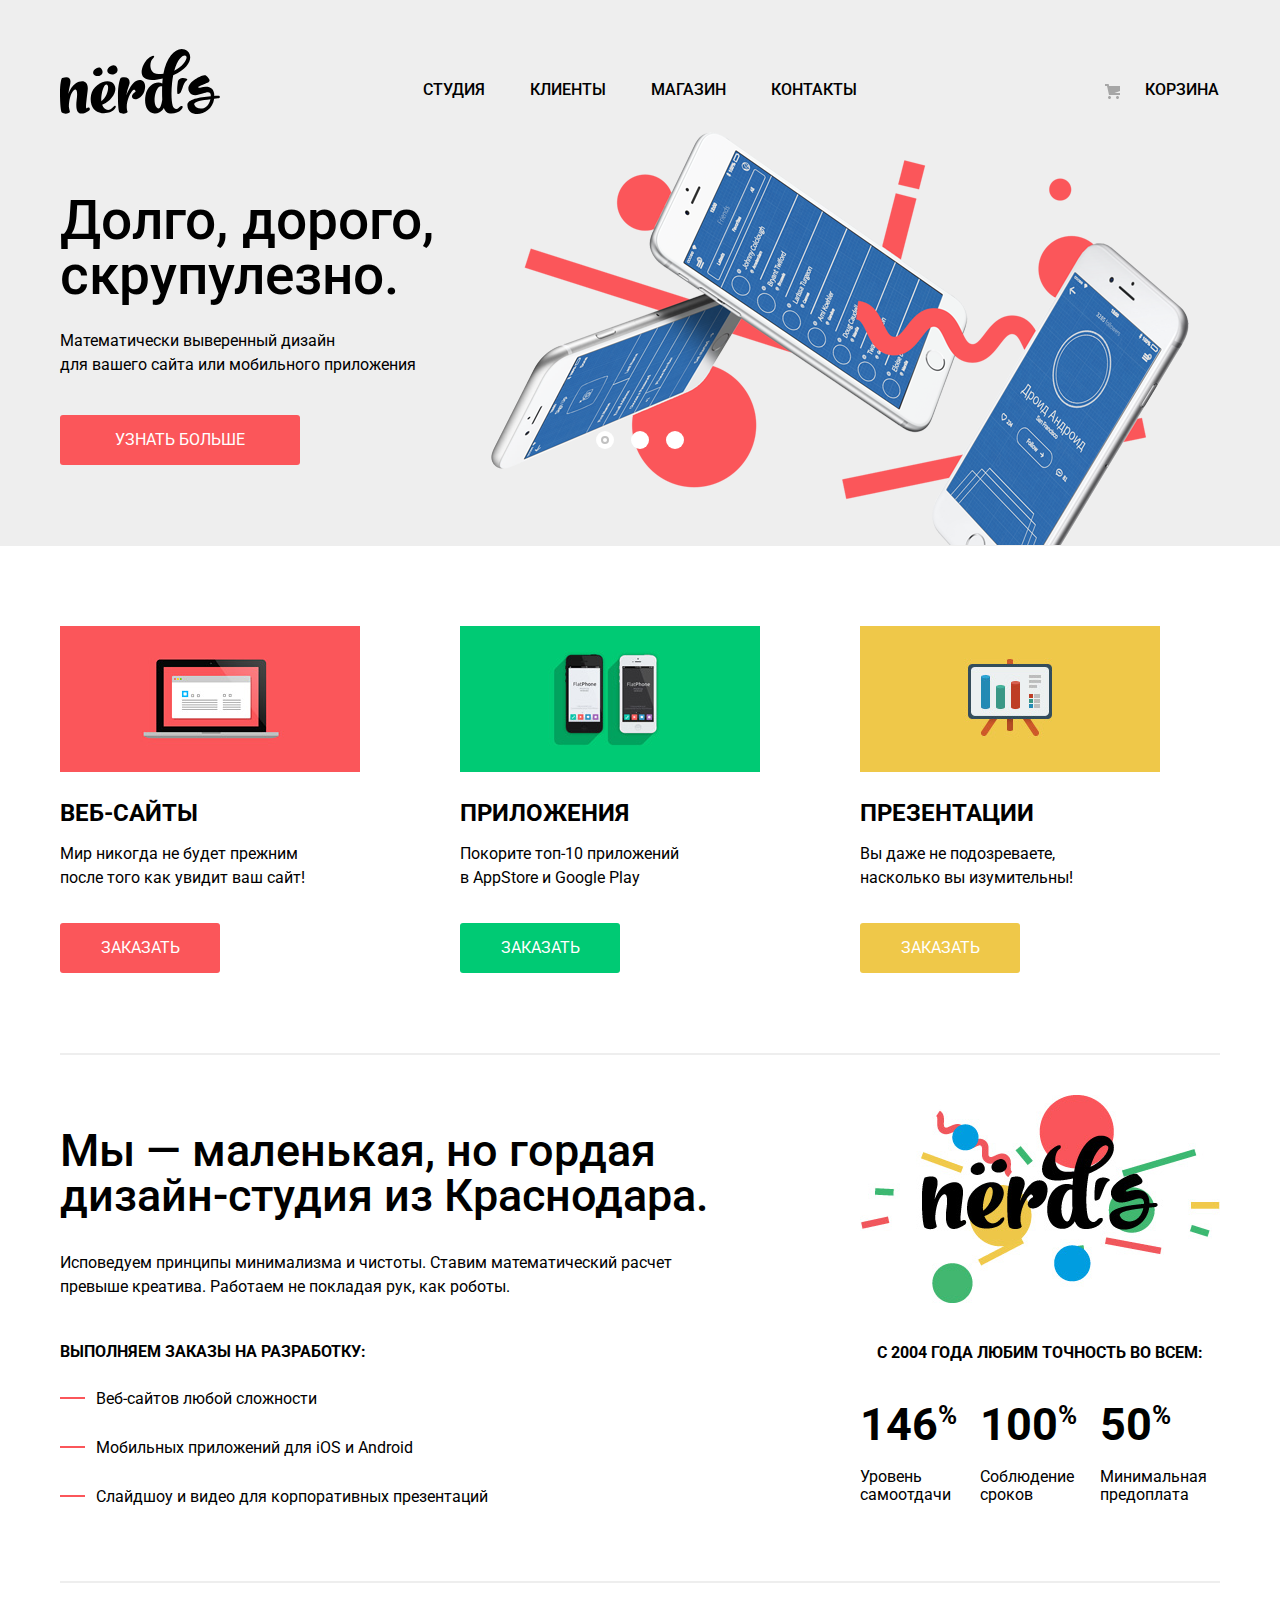
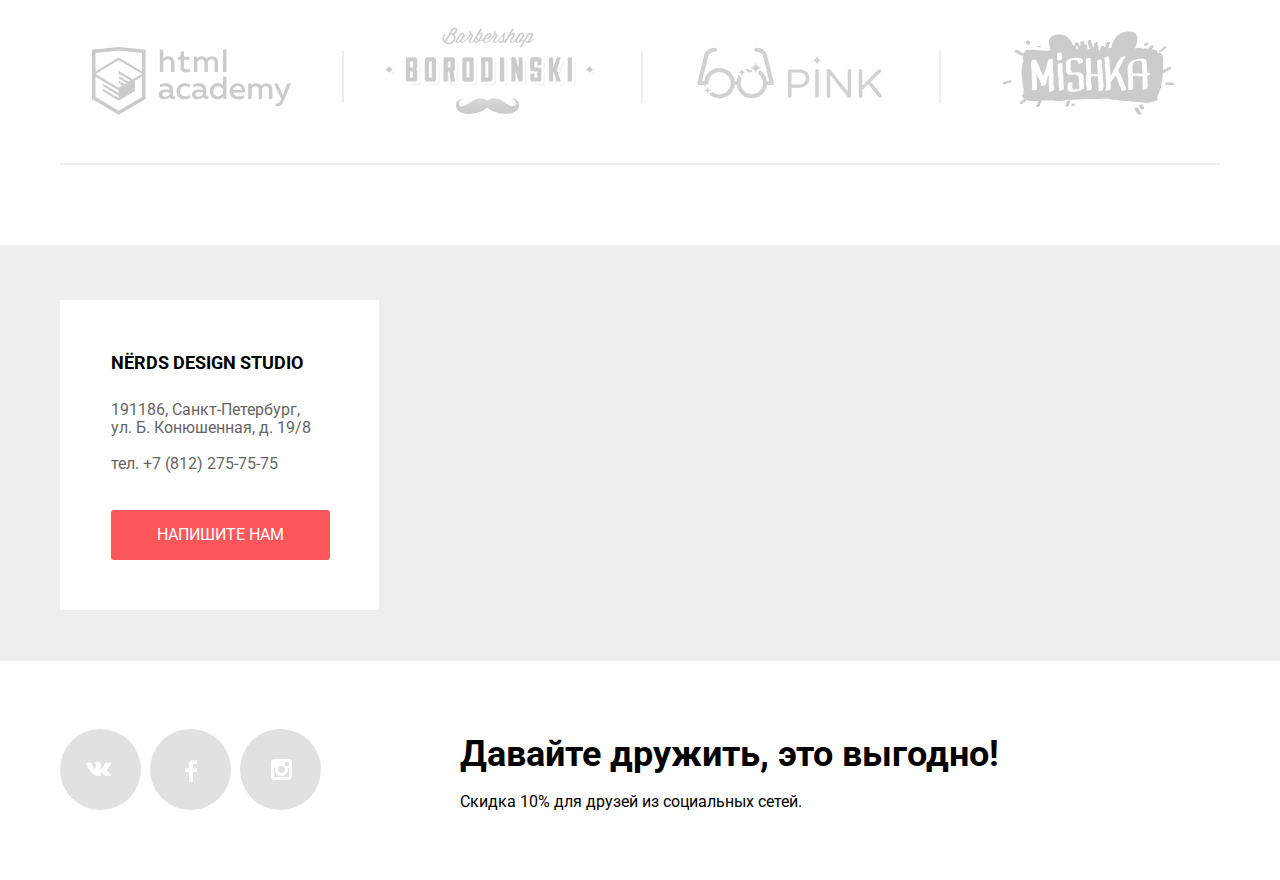
<file: index.html>
<!DOCTYPE html>
<html class="page" lang="ru">

<head class="page">
  <meta charset="utf-8">
  <title>HTML Academy: Нёрдс</title>
  <link href="https://fonts.googleapis.com/css2?family=Roboto:wght@400;500;700&display=swap" rel="stylesheet">
  <link rel="stylesheet" href="css/normalize.min.css">
  <link rel="stylesheet" href="css/style.min.css">
</head>

<body class="page-body">
  <header class="main-header top-block">
    <nav class="main-nav">
      <a class="main-header-logo">
        <svg width="160" height="66" viewBox="0 0 160 66" fill="none" xmlns="http://www.w3.org/2000/svg">
          <path fill-rule="evenodd" clip-rule="evenodd" d="M48.031 24.783C51.682 28.757 59.647 25.158 57.062 19.861C55.336 16.305 52.75 17.13 50.904 18.041C47.208 19.82 46.509 23.088 48.031 24.783ZM42.105 22.002C44.481 26.868 37.168 30.173 33.813 26.523C32.415 24.968 33.058 21.963 36.449 20.33C38.146 19.494 40.522 18.734 42.105 22.002ZM157.936 50.374C156.715 50.5332 155.442 50.6425 154.221 50.7474L154.179 50.751V50.807C151.764 68.171 127.991 71.038 127.4 57.406C127.131 51.239 138.993 49.456 150.798 48.318C151.007 42.9112 147.233 44.1234 142.648 45.5959C137.829 47.1437 132.115 48.979 129.19 43.717C124.171 34.692 143.822 25.779 145.918 27.615C152.271 33.1766 149.4 34.2063 144.727 35.8824L144.539 35.95C135.049 39.36 138.748 40.057 140.028 39.676C147.597 37.423 154.394 38.636 154.34 47.993C154.955 47.9419 155.557 47.9025 156.154 47.8634L156.154 47.8634C156.807 47.8207 157.452 47.7784 158.097 47.722C160.403 47.507 160.564 50.157 157.936 50.374ZM150.422 51.13C141.298 52.158 133.409 53.566 134.269 56.485C135.985 62.058 147.846 63.303 150.422 51.13ZM117.79 34.23C116.975 39.88 116.996 45.881 117.678 45.918C118.012 45.937 119.982 45.572 120.617 44.411C121.226 43.2934 121.794 41.7543 122.388 40.141L122.388 40.1409L122.388 40.1409L122.388 40.1408L122.388 40.1407L122.388 40.1406L122.388 40.1405C123.586 36.8907 124.895 33.3397 126.883 32.324C129.725 30.873 118.795 27.279 117.79 34.23ZM28.883 62.666C20.964 68.004 14.664 66.825 16.671 51.818C18.121 40.914 15.723 40.297 13.549 42.376C10.704 45.073 8.921 52.099 8.865 58.788C9.12323 60.3951 9.45828 61.9889 9.869 63.564C10.203 65.194 4.962 66.879 1.895 64.575C0.837 63.79 0 55.865 0 45.131C0 36.307 1.171 30.236 2.23 29.956C10.259 27.765 11.542 31.304 9.813 37.937C9.12537 40.5343 8.65871 43.1851 8.418 45.861C10.091 41.197 12.489 37.376 15.221 35.688C22.637 31.024 28.826 33.215 27.655 42.489C25.648 59.069 25.481 61.316 27.265 60.024C29.496 58.45 30.945 61.262 28.883 62.666ZM41.766 65.142C47.176 65.761 52.807 64.074 54.982 60.59C56.821 57.667 55.316 56.655 53.197 59.015C48.737 64.131 44.109 61.826 42.158 56.655L42.66 56.487C52.082 52.721 57.992 42.493 54.257 36.704C49.126 28.723 33.069 35.86 31.061 47.045C29.221 57.386 34.016 64.299 41.766 65.142ZM41.377 53.172C47.232 49.013 49.183 39.852 47.566 37.267C45.838 34.57 42.492 38.784 41.321 49.013C41.21 50.474 41.21 51.878 41.377 53.172ZM77.125 51.051C79.188 50.376 81.494 48.499 83.091 45.992C83.538 45.289 83.914 44.657 84.43 43.012C84.3675 43.2111 84.3915 43.1204 84.4509 42.8953C84.5588 42.4863 84.7839 41.6335 84.82 41.271C84.82 41.215 84.876 40.932 84.932 40.822C86.157 33.965 81.921 30.086 76.065 33.009C72.776 34.638 68.706 40.822 66.253 47.51C66.866 43.912 67.925 40.484 69.096 37.111C71.103 31.154 67.368 28.119 60.956 29.862C59.896 30.143 57.945 37.955 57.945 46.779C57.945 57.513 58.503 63.695 59.562 64.483C62.628 66.843 68.092 65.101 67.535 63.527C67.3189 62.9291 67.1554 62.3284 66.9926 61.7303L66.977 61.673C66.977 61.504 66.977 61.335 66.922 61.167C65.861 54.196 69.933 44.532 73.278 41.946C74.17 41.215 75.396 41.721 75.564 43.632C72.832 44.981 71.94 47.342 71.94 48.353C71.94 51.107 74.727 51.781 77.125 51.051Z" fill="black"/>
          <path fill-rule="evenodd" clip-rule="evenodd" d="M113.207 27.161C112.726 29.6539 112.354 32.1666 112.092 34.692C111.033 44.752 111.48 53.688 112.705 57.678C113.431 59.815 116.162 62.624 118.783 59.701C121.626 56.498 124.75 58.352 120.957 62.117C118.617 64.422 114.268 65.995 109.918 65.545C106.795 65.152 104.9 63.13 103.784 60.04C103.34 60.938 102.837 61.725 102.224 62.342C100.105 64.535 97.539 65.772 94.25 65.434C87.613 64.704 83.712 57.511 85.551 47.281C87.503 36.49 96.87 32.556 102.279 35.424C102.391 34.075 102.502 32.725 102.614 31.32C102.642 31.1795 102.655 31.039 102.669 30.8985C102.683 30.758 102.697 30.6175 102.724 30.477C101.079 30.8387 99.424 31.1575 97.762 31.433C73.787 35.423 82.04 15.864 87.894 10.75C94.53 5.017 95.254 8.895 93.191 10.188C89.511 12.548 87.894 26.093 98.432 26.093C100.161 26.093 101.778 25.981 103.394 25.812C106.685 7.49 116.665 -1.391 124.75 1.532C133.726 4.792 132.779 19.067 113.207 27.161ZM102.279 51.554C102.055 48.012 102.055 44.022 102.112 39.918C102.112 39.6576 102.127 39.3974 102.141 39.1449C102.155 38.9068 102.168 38.6754 102.168 38.457C98.822 36.939 95.533 42.11 94.695 49.249C93.749 57.622 97.483 62.062 99.603 60.04C101.22 58.409 102.056 53.237 102.279 51.554ZM126.365 8.389C124.581 5.747 118.058 8.951 114.267 22.721C123.802 18.167 127.593 10.299 126.365 8.389Z" fill="black"/>
          </svg>
      </a>
      <ul class="site-nav">
        <li class="site-nav-link"><a href="">Студия</a></li>
        <li class="site-nav-link"><a href="">Клиенты</a></li>
        <li class="site-nav-link"><a href="catalog.html">Магазин</a></li>
        <li class="site-nav-link"><a href="">Контакты</a></li>
      </ul>
      <a class="site-nav-link basket" href="">Корзина</a>
    </nav>
  </header>
  <main class="container">
    <h1 class="visually-hidden">Интернет магазин «Nerds»</h1>
    <section class="features">
      <h2 class="visually-hidden">Преимущества</h2>
      <ul class="features-slider top-block">
        <li class="feature-item first-slide current-slide">
          <h3 class="feature-title">
            Долго, дорого,<br>
            скрупулезно.
          </h3>
          <p class="feature-subtitle">
            Математически выверенный дизайн<br>
            для вашего сайта или мобильного приложения
          </p>
          <a class="feature-button btn--red" href="">Узнать больше</a>
        </li>
        <li class="feature-item second-slide">
          <h3 class="feature-title">
            Любим математику<br>
            как никто другой
          </h3>
          <p class="feature-subtitle">
            Никакого креатива, только математические формулы<br>
            для расчета идеальных пропорций
          </p>
          <a class="feature-button btn--red" href="">Узнать больше</a>
        </li>
        <li class="feature-item third-slide">
          <h3 class="feature-title">
            Только ночь,<br>
            только хардкор
          </h3>
          <p class="feature-subtitle">
            Работать днем, как все? Мы против этого.<br>
            Ближе к полуночи работа только начинается
          </p>
          <a class="feature-button btn--red" href="">Узнать больше</a>
        </li>
      </ul>
      <div class="slider-controls">
        <button class="first-btn feature-item--current" type="button" aria-label="Первый слайд"></button>
        <button class="second-btn" type="button" aria-label="Второй слайд"></button>
        <button class="third-btn" type="button" aria-label="Третий слайд"></button>
      </div>
    </section>
    <section class="offer">
      <h2 class="visually-hidden">Предложения услуг</h2>
      <ul class="offer-list">
        <li class="offer-item">
          <img src="img/offer-web-site.png" width="300" height="146" alt="Веб-сайт">
          <h3 class="offer-title">Веб-сайты</h3>
          <p class="offer-subtitle">
            Мир никогда не будет прежним<br>
            после того как увидит ваш сайт!
          </p>
          <a class="offer-button btn--red" href="">Заказать</a>
        </li>
        <li>
          <img src="img/offer-apps.png" width="300" height="146" alt="Приложение на iOS и Android">
          <h3 class="offer-title">Приложения</h3>
          <p class="offer-subtitle">
            Покорите топ-10 приложений<br>
            в AppStore и Google Play
          </p>
          <a class="offer-button btn--green" href="">Заказать</a>
        </li>
        <li>
          <img src="img/offer-presentation.png" width="300" height="146" alt="Веб-сайт">
          <h3 class="offer-title">Презентации</h3>
          <p class="offer-subtitle">
            Вы даже не подозреваете,<br>
            насколько вы изумительны!
          </p>
          <a class="offer-button btn--yellow" href="">Заказать</a>
        </li>
      </ul>
    </section>
    <section class="about">
      <h2 class="visually-hidden">О нас</h2>
      <div class="about-all-wrapper">
        <div class="about-wrapper">
          <p class="about-slogan">
            Мы &mdash; маленькая, но гордая<br>
            дизайн-студия из Краснодара.
          </p>
          <p class="about-text">
            Исповедуем принципы минимализма и чистоты. Ставим математический расчет<br>
            превыше креатива. Работаем не покладая рук, как роботы.
          </p>
          <p class="about-offer">Выполняем заказы на разработку:</p>
          <ul class="about-offer-list">
            <li class="about-offer-item">Веб-сайтов любой сложности</li>
            <li class="about-offer-item">Мобильных приложений для iOS и Android</li>
            <li class="about-offer-item">Слайдшоу и видео для корпоративных презентаций</li>
          </ul>
        </div>
        <div class="why-we-wrapper"><img src="img/about-offer-nerds-logo.png" width="360" height="208"
            alt="Логотип Нердс">
          <p class="why-we">С 2004 года любим точность во всем:</p>
          <ul class="why-we-list">
            <li>
              <span class="about-percents">146<sup class="percents">%</sup></span>
              <p class="about-percents-explanation">
                Уровень<br>
                самоотдачи
              </p>
            </li>
            <li>
              <span class="about-percents">100<sup class="percents">%</sup></span>
              <p class="about-percents-explanation">
                Соблюдение<br>
                сроков
              </p>
            </li>
            <li>
              <span class="about-percents">50<sup class="percents">%</sup></span>
              <p class="about-percents-explanation">
                Минимальная<br>
                предоплата
              </p>
            </li>
          </ul>
        </div>
      </div>

    </section>
    <section class="company">
      <h2 class="visually-hidden">Компании</h2>
      <ul class="company-list">
        <li class="company-item">
          <a class="company-logo" href="https://htmlacademy.ru/intensive/htmlcss">
            <img class="img-logo html-logo" src="img/logo-html-academy.svg" width="199" height="67" alt="Логотип HTML Academy">
          </a>
        </li>
        <li class="company-item">
          <a class="company-logo" href="">
            <img class="img-logo barbershop-logo" src="img/logo-borodinsky.svg" width="209" height="90"
              alt="Логотип Barbershop Borodinsky">
          </a>
        </li>
        <li class="company-item">
          <a class="company-logo" href="">
            <img class="img-logo pink-logo" src="img/logo-pink.svg" width="185" height="52" alt="Логотип Pink">
          </a>
        </li>
        <li class="company-item">
          <a class="company-logo" href="">
            <img class="img-logo mishka-logo" src="img/logo-mishka.svg" width="173" height="84" alt="Логотип Mishka">
          </a>
        </li>
      </ul>
    </section>
  </main>
  <footer class="main-footer">
    <h2 class="visually-hidden">Контактная информация</h2>
    <div class="contacts">
      <h3 class="name-nerds">Nёrds design studio</h3>
      <address class="address-nerds">
        191186, Санкт-Петербург,<br>
        ул. Б. Конюшенная, д. 19/8
      </address>
      <a class="phone-number" href="tel:+78122757575">тел. +7 (812) 275-75-75</a>
      <a class="button-contacts btn--red" href="form.html">Напишите нам</a>
    </div>
    <div class="maps">
      <iframe class="map"
        src="https://www.google.com/maps/embed?pb=!1m18!1m12!1m3!1d499.65202987874744!2d30.32330650958949!3d59.93864459953058!2m3!1f0!2f0!3f0!3m2!1i1024!2i768!4f13.1!3m3!1m2!1s0x4696310fca145cc1%3A0x42b32648d8238007!2z0JHQvtC70YzRiNCw0Y8g0JrQvtC90Y7RiNC10L3QvdCw0Y8g0YPQuy4sIDE5LzgsINCh0LDQvdC60YIt0J_QtdGC0LXRgNCx0YPRgNCzLCAxOTExODY!5e0!3m2!1sru!2sru!4v1602443873777!5m2!1sru!2sru"
        width="600" height="416" allowfullscreen="" aria-hidden="false" tabindex="0"></iframe>
      <img class="map-img" src="img/map.jpg" width="1440" height="416" alt="Карта">
    </div>
    <section class="social">
      <h3 class="social-slogan">Давайте дружить, это выгодно!</h3>
      <ul class="social-list">
        <li class="social-item">
          <a class="social-button" href="#">
            <img class="vk-logo" src="img/vk-icon.svg" width="26" height="15" alt="Логотип ВК">
          </a>
        </li>
        <li class="social-item">
          <a class="social-button" href="#">
            <img class="fb-logo" src="img/fb-icon.svg" width="12" height="22" alt="Логотип FB">
          </a>
        </li>
        <li class="social-item">
          <a class="social-button" href="#">
            <img class="inst-logo" src="img/insta-icon.svg" width="21" height="21" alt="Логотип Instagram">
          </a>
        </li>
      </ul>
      <p class="promo-text">Скидка 10% для друзей из социальных сетей.</p>
    </section>
  </footer>

  <section class="popup">
    <h2 class="popup-title">Напишите нам</h2>
    <form class="write-us-form" method="get" action="https://echo.htmlacademy.ru">
      <p class="enter-name-title sub-title-popup">
        <label class="input-date" for="your-name">Ваше имя:</label>
        <input class="enter-name enter" type="text" name="name" id="your-name" pattern="^[А-Яа-яЁё\s]+$" placeholder="Имя Фамилия">
      </p>
      <p class="enter-emal-title sub-title-popup">
        <label class="input-date" for="your-email">Ваш email:</label>
        <input class="enter-email enter" type="email" name="email" id="your-email" placeholder="email@example.com">
      </p>
      <p class="enter-text-title sub-title-popup">
        <label class="input-date" for="letter-text">Текст письма:</label>
        <textarea class="text-area write-letter" name="letter" id="letter-text" placeholder="В свободной форме"></textarea>
      </p>
      <button class="button-send-form btn--red">Отправить</button>
    </form>
    <button class="close-popup" type="button" aria-label="Закрыть окно"></button>
  </section>

  <script src="js/popup.min.js"></script>
</body>

</html>
</file>
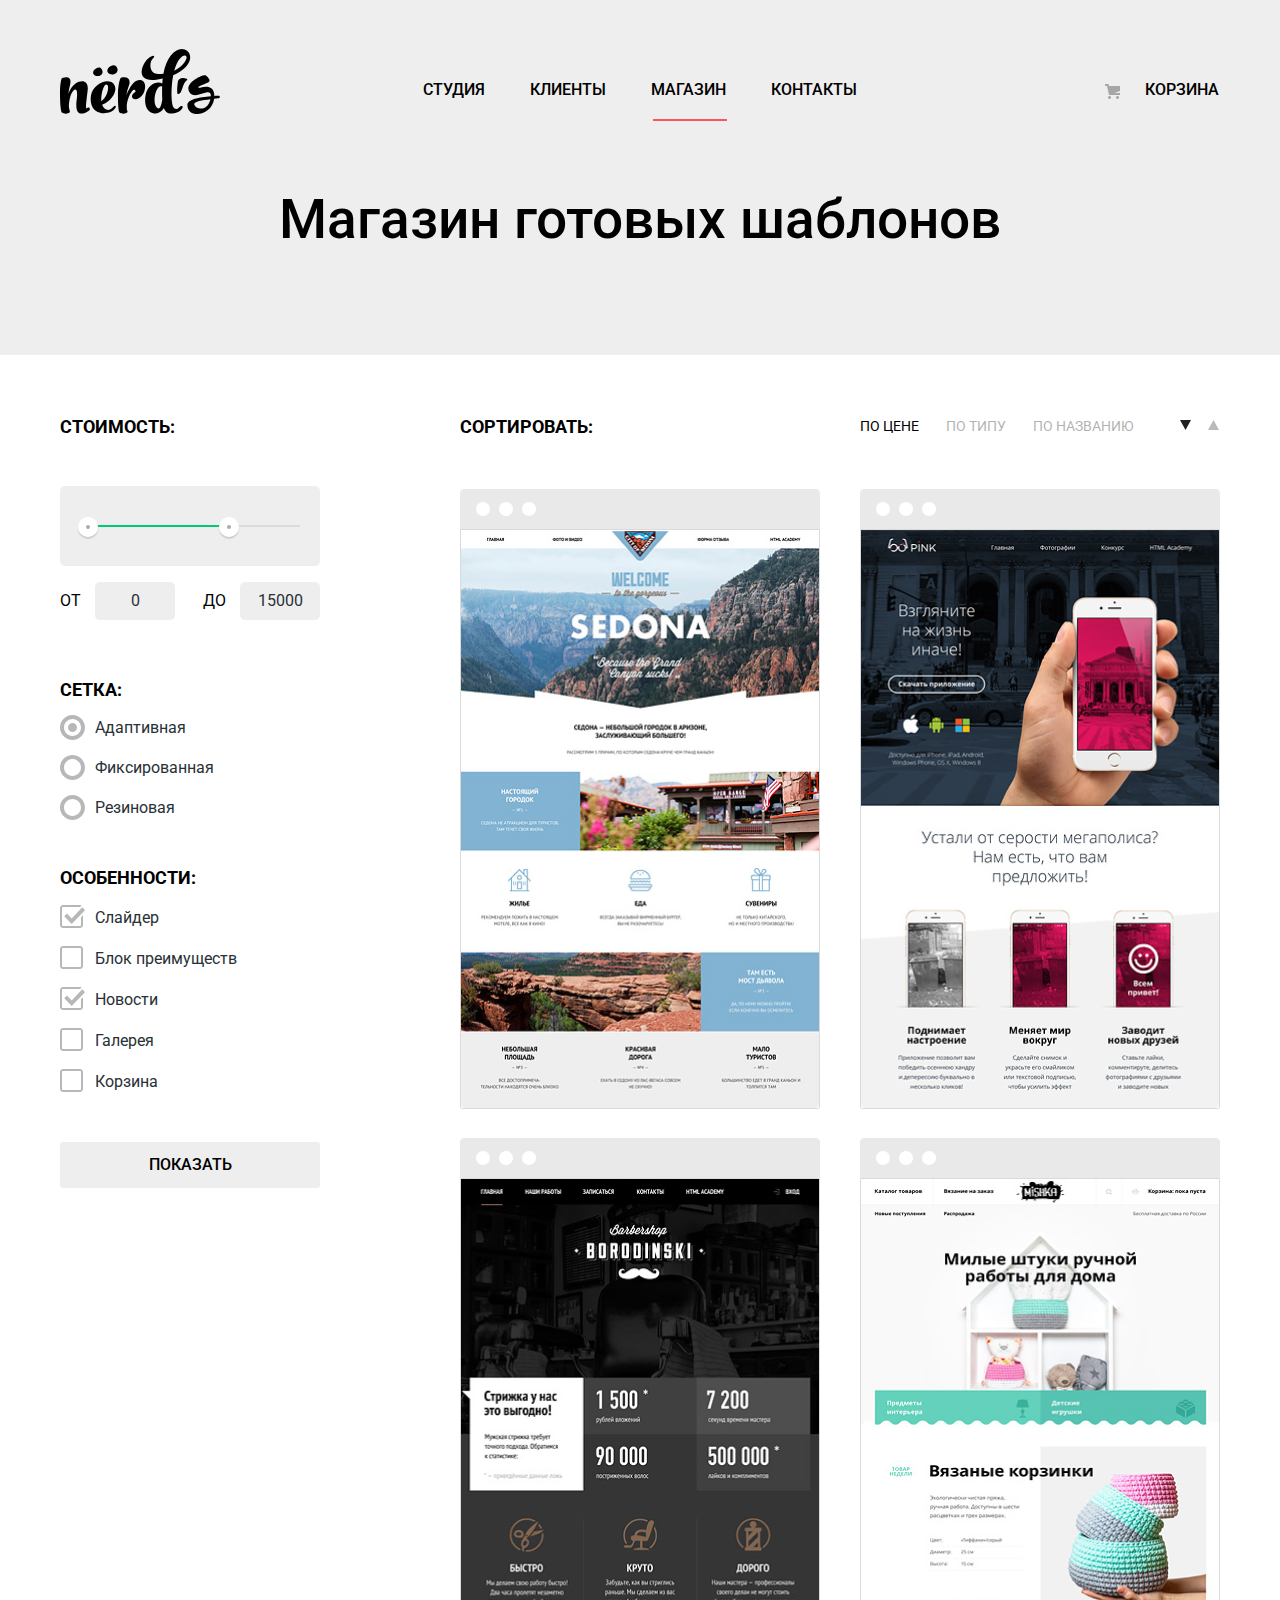
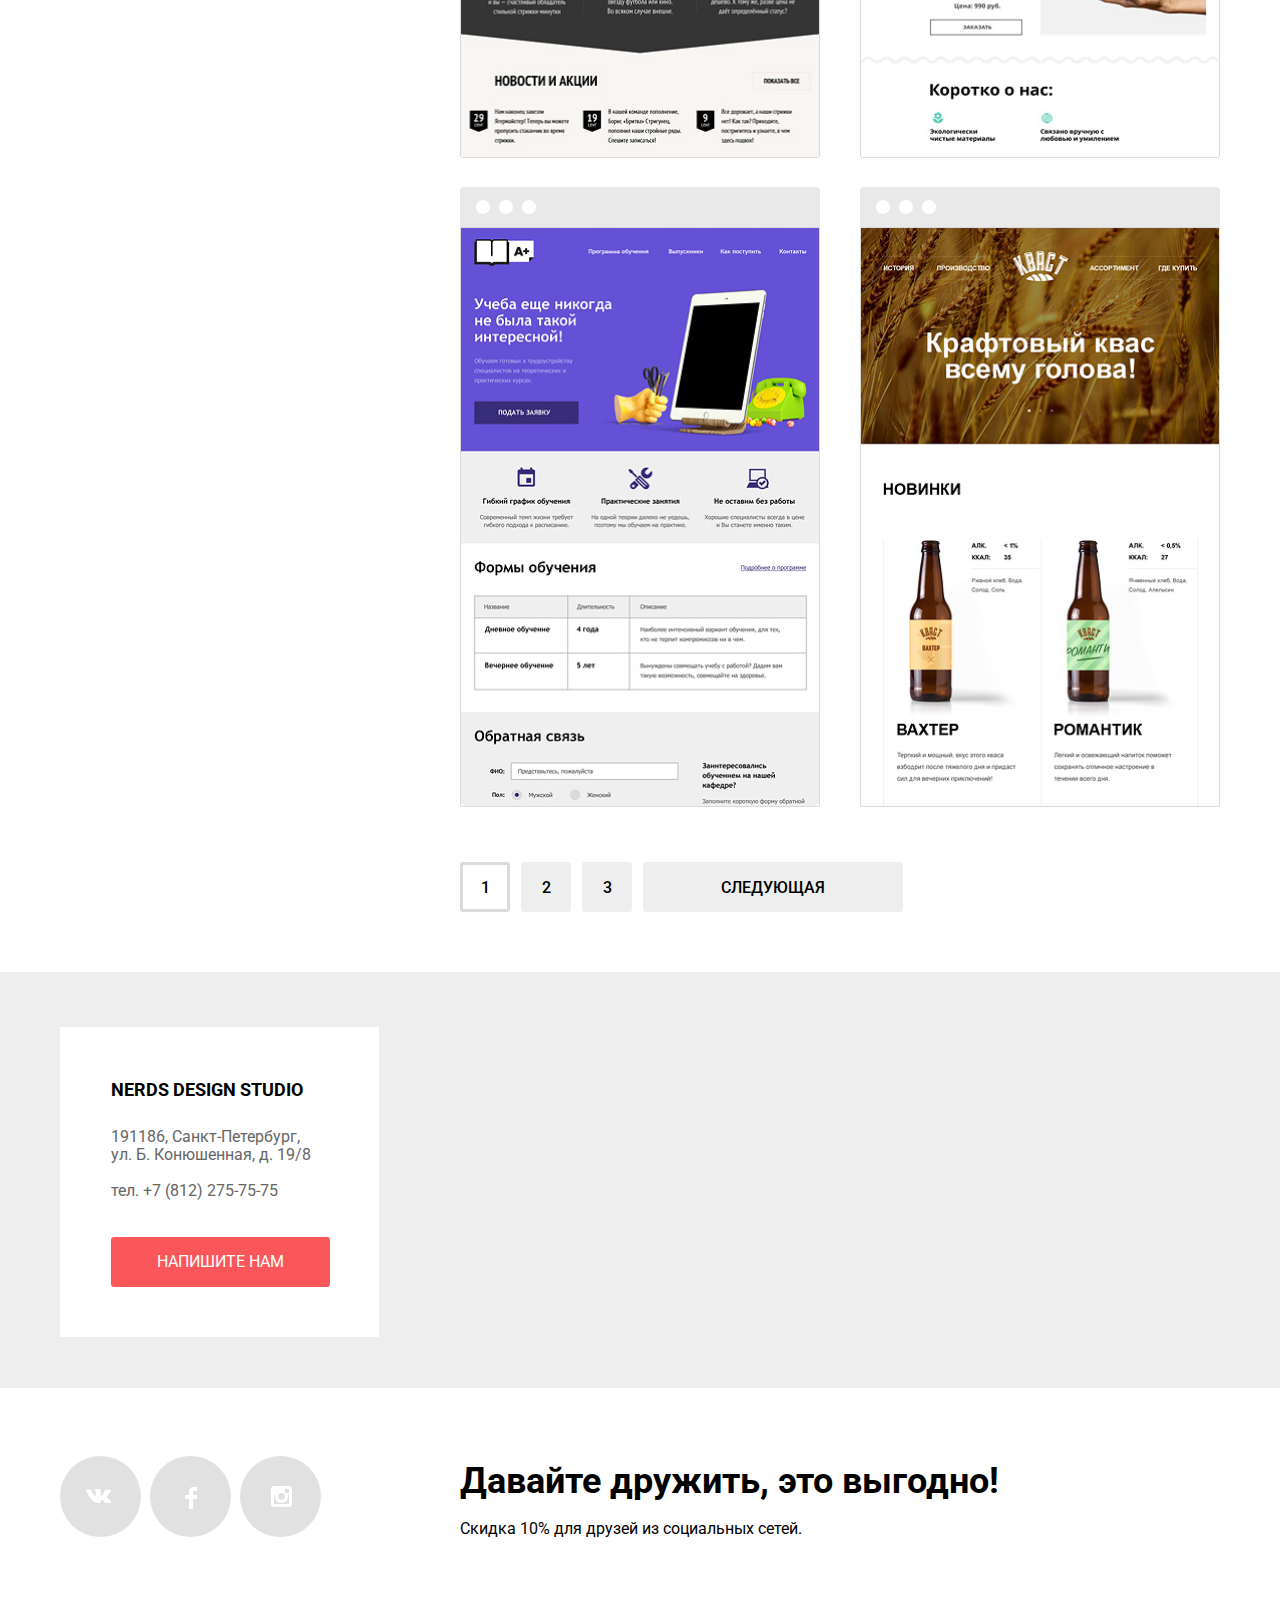
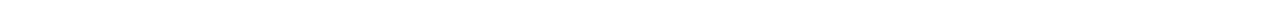
<file: catalog.html>
<!DOCTYPE html>
<html lang="ru">

<head class="page">
  <meta charset="UTF-8">
  <title>Каталог магазина Нёрдс</title>
  <link href="https://fonts.googleapis.com/css2?family=Roboto:wght@400;500;700&display=swap" rel="stylesheet">
  <link rel="stylesheet" href="css/normalize.min.css">
  <link rel="stylesheet" href="css/style.min.css">
</head>

<body class="page-body inner-page">
  <header class="main-header top-block">
    <nav class="main-nav">
      <a class="main-header-logo" href="index.html">
        <svg width="160" height="66" viewBox="0 0 160 66" fill="none" xmlns="http://www.w3.org/2000/svg">
          <path fill-rule="evenodd" clip-rule="evenodd"
            d="M48.031 24.783C51.682 28.757 59.647 25.158 57.062 19.861C55.336 16.305 52.75 17.13 50.904 18.041C47.208 19.82 46.509 23.088 48.031 24.783ZM42.105 22.002C44.481 26.868 37.168 30.173 33.813 26.523C32.415 24.968 33.058 21.963 36.449 20.33C38.146 19.494 40.522 18.734 42.105 22.002ZM157.936 50.374C156.715 50.5332 155.442 50.6425 154.221 50.7474L154.179 50.751V50.807C151.764 68.171 127.991 71.038 127.4 57.406C127.131 51.239 138.993 49.456 150.798 48.318C151.007 42.9112 147.233 44.1234 142.648 45.5959C137.829 47.1437 132.115 48.979 129.19 43.717C124.171 34.692 143.822 25.779 145.918 27.615C152.271 33.1766 149.4 34.2063 144.727 35.8824L144.539 35.95C135.049 39.36 138.748 40.057 140.028 39.676C147.597 37.423 154.394 38.636 154.34 47.993C154.955 47.9419 155.557 47.9025 156.154 47.8634L156.154 47.8634C156.807 47.8207 157.452 47.7784 158.097 47.722C160.403 47.507 160.564 50.157 157.936 50.374ZM150.422 51.13C141.298 52.158 133.409 53.566 134.269 56.485C135.985 62.058 147.846 63.303 150.422 51.13ZM117.79 34.23C116.975 39.88 116.996 45.881 117.678 45.918C118.012 45.937 119.982 45.572 120.617 44.411C121.226 43.2934 121.794 41.7543 122.388 40.141L122.388 40.1409L122.388 40.1409L122.388 40.1408L122.388 40.1407L122.388 40.1406L122.388 40.1405C123.586 36.8907 124.895 33.3397 126.883 32.324C129.725 30.873 118.795 27.279 117.79 34.23ZM28.883 62.666C20.964 68.004 14.664 66.825 16.671 51.818C18.121 40.914 15.723 40.297 13.549 42.376C10.704 45.073 8.921 52.099 8.865 58.788C9.12323 60.3951 9.45828 61.9889 9.869 63.564C10.203 65.194 4.962 66.879 1.895 64.575C0.837 63.79 0 55.865 0 45.131C0 36.307 1.171 30.236 2.23 29.956C10.259 27.765 11.542 31.304 9.813 37.937C9.12537 40.5343 8.65871 43.1851 8.418 45.861C10.091 41.197 12.489 37.376 15.221 35.688C22.637 31.024 28.826 33.215 27.655 42.489C25.648 59.069 25.481 61.316 27.265 60.024C29.496 58.45 30.945 61.262 28.883 62.666ZM41.766 65.142C47.176 65.761 52.807 64.074 54.982 60.59C56.821 57.667 55.316 56.655 53.197 59.015C48.737 64.131 44.109 61.826 42.158 56.655L42.66 56.487C52.082 52.721 57.992 42.493 54.257 36.704C49.126 28.723 33.069 35.86 31.061 47.045C29.221 57.386 34.016 64.299 41.766 65.142ZM41.377 53.172C47.232 49.013 49.183 39.852 47.566 37.267C45.838 34.57 42.492 38.784 41.321 49.013C41.21 50.474 41.21 51.878 41.377 53.172ZM77.125 51.051C79.188 50.376 81.494 48.499 83.091 45.992C83.538 45.289 83.914 44.657 84.43 43.012C84.3675 43.2111 84.3915 43.1204 84.4509 42.8953C84.5588 42.4863 84.7839 41.6335 84.82 41.271C84.82 41.215 84.876 40.932 84.932 40.822C86.157 33.965 81.921 30.086 76.065 33.009C72.776 34.638 68.706 40.822 66.253 47.51C66.866 43.912 67.925 40.484 69.096 37.111C71.103 31.154 67.368 28.119 60.956 29.862C59.896 30.143 57.945 37.955 57.945 46.779C57.945 57.513 58.503 63.695 59.562 64.483C62.628 66.843 68.092 65.101 67.535 63.527C67.3189 62.9291 67.1554 62.3284 66.9926 61.7303L66.977 61.673C66.977 61.504 66.977 61.335 66.922 61.167C65.861 54.196 69.933 44.532 73.278 41.946C74.17 41.215 75.396 41.721 75.564 43.632C72.832 44.981 71.94 47.342 71.94 48.353C71.94 51.107 74.727 51.781 77.125 51.051Z"
            fill="black" />
          <path fill-rule="evenodd" clip-rule="evenodd"
            d="M113.207 27.161C112.726 29.6539 112.354 32.1666 112.092 34.692C111.033 44.752 111.48 53.688 112.705 57.678C113.431 59.815 116.162 62.624 118.783 59.701C121.626 56.498 124.75 58.352 120.957 62.117C118.617 64.422 114.268 65.995 109.918 65.545C106.795 65.152 104.9 63.13 103.784 60.04C103.34 60.938 102.837 61.725 102.224 62.342C100.105 64.535 97.539 65.772 94.25 65.434C87.613 64.704 83.712 57.511 85.551 47.281C87.503 36.49 96.87 32.556 102.279 35.424C102.391 34.075 102.502 32.725 102.614 31.32C102.642 31.1795 102.655 31.039 102.669 30.8985C102.683 30.758 102.697 30.6175 102.724 30.477C101.079 30.8387 99.424 31.1575 97.762 31.433C73.787 35.423 82.04 15.864 87.894 10.75C94.53 5.017 95.254 8.895 93.191 10.188C89.511 12.548 87.894 26.093 98.432 26.093C100.161 26.093 101.778 25.981 103.394 25.812C106.685 7.49 116.665 -1.391 124.75 1.532C133.726 4.792 132.779 19.067 113.207 27.161ZM102.279 51.554C102.055 48.012 102.055 44.022 102.112 39.918C102.112 39.6576 102.127 39.3974 102.141 39.1449C102.155 38.9068 102.168 38.6754 102.168 38.457C98.822 36.939 95.533 42.11 94.695 49.249C93.749 57.622 97.483 62.062 99.603 60.04C101.22 58.409 102.056 53.237 102.279 51.554ZM126.365 8.389C124.581 5.747 118.058 8.951 114.267 22.721C123.802 18.167 127.593 10.299 126.365 8.389Z"
            fill="black" />
        </svg>
      </a>
      <ul class="site-nav">
        <li class="site-nav-link"><a href="">Студия</a></li>
        <li class="site-nav-link"><a href="">Клиенты</a></li>
        <li class="site-nav-link current-page"><a href="">Магазин</a></li>
        <li class="site-nav-link"><a href="">Контакты</a></li>
      </ul>
      <a class=" site-nav-link basket" href="">Корзина</a>
    </nav>
  </header>
  <main class="container-catalog">
    <h1 class="main-title">Магазин готовых шаблонов</h1>
    <div class="products--container">
      <section class="filter">
        <h2 class="visually-hidden">Фильтр товаров</h2>
        <form method="get" action="https://echo.htmlacademy.ru/">
          <fieldset class="filter-item">
            <legend class="range-filter-title">Стоимость:</legend>
            <div class="range-filter">
              <div class="range-controls">
                <div class="scale">
                  <div class="bar" style="
                    width: 60%;
                    margin-left: 7%
                  "></div>
                </div>
                <div class="toggle toggle-min" tabindex="0" style="
                  left: 7%
                "></div>
                <div class="toggle toggle-max" tabindex="0" style="
                  left: 61%
                "></div>
              </div>
              <div class="price-controls">
                <label class="min-price">
                  от <input type="number" name="min-price" value="0" placeholder="0">
                </label>
                <label class="max-price">
                  до <input type="number" name="max-price" value="15000" placeholder="15000">
                </label>
              </div>
            </div>
          </fieldset>
          <fieldset class="filter-item">
            <legend class="radio-btn-title">Сетка:</legend>
            <ul class="radio-btn-list">
              <li class="radio-btn-item btn--text">
                <input class="filter-radio-btn" type="radio" name="sorting" value="adaptive" id="adaptive-layout"
                  checked>
                <label for="adaptive-layout">Адаптивная</label>
              </li>
              <li class="radio-btn-item btn--text">
                <input class="filter-radio-btn" type="radio" name="sorting" value="fix" id="fix-layout">
                <label for="fix-layout">Фиксированная</label>
              </li>
              <li class="radio-btn-item btn--text">
                <input class="filter-radio-btn" type="radio" name="sorting" value="flex" id="flex-layout">
                <label for="flex-layout">Резиновая</label>
              </li>
            </ul>
          </fieldset>
          <fieldset class="filter-item">
            <legend class="checkbox-title">Особенности:</legend>
            <ul class="checkbox-list">
              <li class="checkbox-item btn--text">
                <input class="checkbox-btn" type="checkbox" name="choose-features" value="slider" id="slider-check"
                  checked>
                <label for="slider-check">Слайдер</label>
              </li>
              <li class="checkbox-item btn--text">
                <input class="checkbox-btn" type="checkbox" name="choose-features" value="block" id="block-check">
                <label for="block-check">Блок преимуществ</label>
              </li>
              <li class="checkbox-item btn--text">
                <input class="checkbox-btn" type="checkbox" name="choose-features" value="news" id="news-check" checked>
                <label for="news-check">Новости</label>
              </li>
              <li class="checkbox-item btn--text">
                <input class="checkbox-btn" type="checkbox" name="choose-features" value="gallery" id="gallery-check">
                <label for="gallery-check">Галерея</label>
              </li>
              <li class="checkbox-item btn--text ">
                <input class="checkbox-btn" type="checkbox" name="choose-features" value="basket" id="basket-check">
                <label for="basket-check">Корзина</label>
              </li>
            </ul>
          </fieldset>
          <button class="show-choosen btn--grey" type="submit" aria-label="Показать выбранные опции">Показать</button>
        </form>
      </section>
      <div class="products--wrapper">
        <section class="sort">
          <h2 class="visually-hidden">Сортировка товара</h2>
          <span class="sort-title">Сортировать:</span>
          <ul class="sort-list">
            <li class="sort-item sort-item--current">
              <a class="sort-item-link" href="">По цене</a>
            </li>
            <li class="sort-item">
              <a class="sort-item-link" href="#">По типу</a>
            </li>
            <li class="sort-item">
              <a class="sort-item-link" href="#">По названию</a>
            </li>
          </ul>
          <ul class="button-reverse-list">
            <li class="btn-reverse-item">
              <button class="btn-sort down active-btn" type="button" aria-label="Кнопка сортировки вниз"></button>
            </li>
            <li class="btn-reverse-item">
              <button class="btn-sort up" type="button" aria-label="Кнопка сортировки вверх"></button>
            </li>
          </ul>
        </section>
        <section>
          <h2 class="visually-hidden">Каталог сайтов</h2>
          <ul class="catalog-list">
            <li class="catalog-item">
              <img src="img/sedona.jpg" width="358" height="578" alt="Sedona Сайт для туристов">
              <div class="modal">
                <a class="modal-title" href="">Sedona</a>
                <p class="modal-subtitle">Информационный сайт<br> для туристов</p>
                <button class="modal-button btn--red" aria-label="Купить за 9900р">9900&#8381;</button>
              </div>
            </li>
            <li class="catalog-item">
              <img src="img/pink.jpg" width="358" height="578" alt="Pink App Продуктовый лендинг">
              <div class="modal">
                <a class="modal-title" href="">Pink app</a>
                <p class="modal-subtitle">Продуктовый лендинг<br> приложения для iOS и Android</p>
                <button class="modal-button btn--red" aria-label="Купить за 9900р">9900&#8381;</button>
              </div>
            </li>
            <li class="catalog-item">
              <img src="img/borodinsky.jpg" width="358" height="578" alt="Барбершоп Бородинский">
              <div class="modal">
                <a class="modal-title" href="">Barbershop</a>
                <p class="modal-subtitle">Сайт салона красоты.<br> Для мужчин, да.</p>
                <button class="modal-button btn--red" aria-label="Купить за 9900р">9900&#8381;</button>
              </div>
            </li>
            <li class="catalog-item">
              <img src="img/mishka.jpg" width="358" height="578" alt="Mishka интернет-магазин вязаных игрушек">
              <div class="modal">
                <a class="modal-title" href="">Mishka</a>
                <p class="modal-subtitle">Интернет-магазин<br> вязаных игрушек</p>
                <button class="modal-button btn--red" aria-label="Купить за 9900р">9900&#8381;</button>
              </div>
            </li>
            <li class="catalog-item">
              <img src="img/a-plus.jpg" width="358" height="578" alt="A plus лендинг курсов">
              <div class="modal">
                <a class="modal-title" href="">A plus</a>
                <p class="modal-subtitle">Лендинг курсов повышения<br> квалификации</p>
                <button class="modal-button btn--red" aria-label="Купить за 9900р">9900&#8381;</button>
              </div>
            </li>
            <li class="catalog-item">
              <img src="img/kvast.jpg" width="358" height="578" alt="Кваст промо-сайт кваса">
              <div class="modal">
                <a class="modal-title" href="">Кваст</a>
                <p class="modal-subtitle">Промо-сайт производителя<br> крафтового кваса</p>
                <button class="modal-button btn--red" aria-label="Купить за 9900р">9900&#8381;</button>
              </div>
            </li>
          </ul>
          <ul class="pagination-list">
            <li class="pagination-item">
              <a class="pagination-link pagination-link--current">1</a>
            </li>
            <li class="pagination-item">
              <a class="pagination-link btn--grey" href="#">2</a>
            </li>
            <li class="pagination-item">
              <a class="pagination-link btn--grey" href="#">3</a>
            </li>
            <li class="pagination-item">
              <a class="pagination-link pagination-link--next btn--grey" href="#">Следующая</a>
            </li>
          </ul>
        </section>
      </div>
    </div>
  </main>
  <footer class="main-footer">
    <h2 class="visually-hidden">Контактная информация</h2>
    <div class="contacts">
      <h3 class="name-nerds">Nerds design studio</h3>
      <address class="address-nerds">
        191186, Санкт-Петербург,<br>
        ул. Б. Конюшенная, д. 19/8
      </address>
      <a class="phone-number" href="tel:+78122757575">тел. +7 (812) 275-75-75</a>
      <a class="button-contacts btn--red" href="form.html">Напишите нам</a>
    </div>
    <div class="maps">
      <iframe class="map"
        src="https://www.google.com/maps/embed?pb=!1m18!1m12!1m3!1d499.65202987874744!2d30.32330650958949!3d59.93864459953058!2m3!1f0!2f0!3f0!3m2!1i1024!2i768!4f13.1!3m3!1m2!1s0x4696310fca145cc1%3A0x42b32648d8238007!2z0JHQvtC70YzRiNCw0Y8g0JrQvtC90Y7RiNC10L3QvdCw0Y8g0YPQuy4sIDE5LzgsINCh0LDQvdC60YIt0J_QtdGC0LXRgNCx0YPRgNCzLCAxOTExODY!5e0!3m2!1sru!2sru!4v1602443873777!5m2!1sru!2sru"
        width="600" height="416" allowfullscreen="" aria-hidden="false" tabindex="0"></iframe>
      <img class="map-img" src="img/map.jpg" width="1440" height="416" alt="Карта">
    </div>
    <section class="social">
      <h3 class="social-slogan">Давайте дружить, это выгодно!</h3>
      <ul class="social-list">
        <li class="social-item">
          <a class="social-button" href="#">
            <img class="vk-logo" src="img/vk-icon.svg" width="26" height="15" alt="Логотип ВК">
          </a>
        </li>
        <li class="social-item">
          <a class="social-button" href="#">
            <img class="fb-logo" src="img/fb-icon.svg" width="12" height="22" alt="Логотип FB">
          </a>
        </li>
        <li class="social-item">
          <a class="social-button" href="#">
            <img class="inst-logo" src="img/insta-icon.svg" width="21" height="21" alt="Логотип Instagram">
          </a>
        </li>
      </ul>
      <p class="promo-text">Скидка 10% для друзей из социальных сетей.</p>
    </section>
  </footer>

  <section class="popup">
    <h2 class="popup-title">Напишите нам</h2>
    <form class="write-us-form" method="get" action="https://echo.htmlacademy.ru">
      <p class="enter-name-title sub-title-popup">
        <label class="input-date" for="your-name">Ваше имя:</label>
        <input class="enter-name enter" type="text" name="name" id="your-name" pattern="^[А-Яа-яЁё\s]+$"
          placeholder="Имя Фамилия">
      </p>
      <p class="enter-emal-title sub-title-popup">
        <label class="input-date" for="your-email">Ваш email:</label>
        <input class="enter-email enter" type="email" name="email" id="your-email" placeholder="email@example.com">
      </p>
      <p class="enter-text-title sub-title-popup">
        <label class="input-date" for="letter-text">Текст письма:</label>
        <textarea class="text-area write-letter" name="letter" id="letter-text"
          placeholder="В свободной форме"></textarea>
      </p>
      <button class="button-send-form btn--red">Отправить</button>
    </form>
    <button class="close-popup" type="button" aria-label="Закрыть окно"></button>
  </section>
  <script src="js/popup.min.js"></script>
</body>

</html>
</file>
<file: css/style.min.css>
:root{--basic-red: #fb565a;--basic-darker-red: #e74246;--basic-extra-red: #d7373b;--basic-white: #FFFFFF;--basic-white-click: rgb(100%, 100%, 100%, 0.3);--basic-black: #000000;--basic-green: #00ca74;--basic-darker-green: #00bc6c;--basic-extra-green: #00aa62;--basic-yellow: #EFC849;--basic-darker-yellow: #eab534;--basic-extra-yellow: #e5a722;--social-button: linear-gradient(0deg, #e1e1e1, #e1e1e1), #ffffff;--button-click: linear-gradient(0deg, #d7373b, #d7373b), #ffffff;--click-shadow: inset 0px 3px 0px rgba(0, 1, 1, 0.1);--basic-grey: #eeeeee;--basic-darker-grey: #dfdfdf;--basic-extra-gray: #d5d5d5;--basic-light-grey: #d7dcde;--basic-lighter-grey: #444444;--window-rest: #4d4d4d;--window-rest-shadow: 0px 4px 4px rgba(0, 0, 0, 0.25);--modal-subtitle: #666666;--radio-check-btn-color: #283136;--radio-check-btn-disabled: rgba(40,49,54,0.3);--pagination-border: #DBDBDB;--border-item: #DADADA;--scale-color: #d7dcde;--scale-color-bar: #00ca74;--range-control-toogle: #ababab;--shadow-range-control: 0 2px 1px 0 #cfcfcf;--shadow-catalog-item: 0px 6px 15px rgba(0, 1, 1, 0.25);--header-logo-active: #A6A6A6;--popup-shadow: drop-shadow(0px 4px 4px rgba(0, 0, 0, 0.25));--text-area-hover: #B4B9BB;--input-text: #A1A1A1;--input-text-focus: #444444}body{margin:0;padding:0;font-family:"Roboto","Arial",sans-serif;font-size:16px;font-weight:400;line-height:24px;color:var(--basic-black)}a{text-decoration:none}img{max-width:100%;height:auto}.visually-hidden{position:absolute;width:1px;height:1px;margin:-1px;padding:0;border:0;clip:rect(0 0 0 0);overflow:hidden}.btn--red{background-color:var(--basic-red)}.btn--red:hover,.btn--red:focus{background-color:var(--basic-darker-red)}.btn--red:active{background-color:var(--basic-extra-red);color:var(--basic-white-click);box-shadow:var(--click-shadow)}.btn--green{background-color:var(--basic-green)}.btn--green:hover,.btn--green:focus{background-color:var(--basic-darker-green)}.btn--green:active{background-color:var(--basic-extra-green);color:var(--basic-white-click);box-shadow:var(--click-shadow)}.btn--yellow{background-color:var(--basic-yellow)}.btn--yellow:hover,.btn--yellow:focus{background-color:var(--basic-darker-yellow)}.btn--yellow:active{background-color:var(--basic-extra-yellow);color:var(--basic-white-click);box-shadow:var(--click-shadow)}.page{height:100%}.page-body{min-height:100%;display:grid;grid-template-rows:-webkit-min-content 1fr -webkit-min-content;grid-template-rows:min-content 1fr min-content;align-content:start}.main-nav{text-transform:uppercase;width:1160px;margin:0 auto;margin-top:48px;padding:0 20px;display:flex;align-items:center}.main-header-logo{width:160px}.main-header-logo:active path{fill:var(--header-logo-active)}.site-nav{list-style:none;justify-content:start;padding-top:10px;padding-left:203px;display:flex;flex-wrap:wrap;width:500px;position:relative}.site-nav .site-nav-link{margin-right:45px}.site-nav-link:hover,.site-nav-link:focus{color:var(--basic-red)}.site-nav-link:active{color:var(--basic-black);opacity:.3}.basket{width:115px;margin-left:auto;padding-top:10px}.basket::before{content:"";display:inline-block;vertical-align:middle;background-image:url(../img/basket-icon.svg);background-repeat:no-repeat;width:15px;height:15px;margin-bottom:-2px;margin-right:25px}.site-nav-link a,.basket{color:inherit;font-weight:500;line-height:30px}.slider-controls{position:absolute;padding:0;width:88px;background-color:transparent;z-index:5;display:flex;justify-content:space-between;left:50%;bottom:97px;margin-left:-44px}.slider-controls button{width:18px;height:18px;background-color:var(--basic-white);border-radius:50%;cursor:pointer;border:0}.first-slide{background-image:url(../img/nerds-index-slide1.png);background-repeat:no-repeat;background-position-x:397px;background-position-y:-7px;display:none}.second-slide{background-image:url(../img/nerds-index-slide2.png);background-repeat:no-repeat;background-position-x:397px;background-position-y:-7px;display:none}.third-slide{background-image:url(../img/nerds-index-slide3.png);background-repeat:no-repeat;background-position-x:397px;background-position-y:-7px;display:none}.current-slide{display:block}.top-block{background-color:var(--basic-grey);list-style:none}.features{background-color:var(--basic-grey);position:relative}.features-slider{padding:0;width:1160px;padding:0 20px;justify-self:center;margin:0 auto}.feature-item--current{background-image:url(../img/current-circle.svg);background-position:center;background-repeat:no-repeat}.feature-item{min-height:425px}.feature-title{font-weight:500;font-size:55px;line-height:55px;margin:0;padding-top:72px}.feature-subtitle{padding-top:10px;width:500px}.feature-button{color:var(--basic-white);display:block;border-radius:3px;line-height:18px;text-align:center;text-transform:uppercase;width:240px;margin-bottom:30px;padding:16px 0;margin-top:38px}.feature-button:hover,.feature-button:focus{background-color:var(--basic-darker-red)}.feature-button:active{background-color:var(--basic-extra-red);color:var(--basic-white-click);box-shadow:var(--click-shadow)}.offer{margin-top:80px}.offer-list{display:grid;grid-template-columns:300px 300px 300px;-moz-column-gap:100px;column-gap:100px;row-gap:20px;justify-content:start;width:1160px;list-style:none;margin:0 auto;padding:0 20px}.offer-title{font-weight:700;text-transform:uppercase;font-size:24px;line-height:30px;margin-top:19px;margin-bottom:-2px}.offer-button{display:block;line-height:18px;width:160px;text-transform:uppercase;border-radius:3px;text-align:center;color:var(--basic-white);margin-top:33px;padding:16px 0}.about::before{content:"";display:block;background-color:var(--basic-grey);width:1160px;height:2px;margin:80px auto 40px auto}.about-all-wrapper{display:grid;grid-template-columns:1fr 1fr;width:1160px;margin:0 auto;padding:0 20px}.about-wrapper{width:651px}.why-we-wrapper{justify-self:end}.about-slogan{font-weight:500;font-size:45px;line-height:45px;margin:33px 0}.about-offer,.why-we{font-weight:700;text-transform:uppercase}.about-offer{margin-top:41px;margin-bottom:23px}.about-offer-list{list-style:none;margin:0;padding:0}.about-offer-item{margin-bottom:25px}.about-offer-item::before{content:"";display:inline-block;vertical-align:middle;width:25px;height:2px;background-color:var(--basic-red);margin-right:11px;margin-bottom:4px}.why-we{margin-top:31px;margin-left:17px;margin-bottom:28px}.why-we-list{list-style:none;display:grid;grid-template-columns:1fr 1fr 1fr;justify-content:start;margin:0;padding:0}.about-percents{font-weight:700;font-size:45px;line-height:64px}.percents{display:inline-block;vertical-align:middle;font-size:26px;line-height:40px}.about-percents-explanation{line-height:18px;margin-top:11px}.company::before{content:"";display:block;background-color:var(--basic-grey);width:1160px;height:2px;margin:0 auto;margin-top:47px}.company::after{content:"";display:block;background-color:var(--basic-grey);width:1160px;height:2px;margin:0 auto;margin-bottom:80px}.img-logo{opacity:.2}.img-logo:hover,.img-logo:focus{opacity:1}.img-logo:active{opacity:.1}.company-list{list-style:none;margin:0 auto;padding:0;width:1160px;display:grid;grid-template-columns:1fr 1fr 1fr 1fr;gap:35px;padding-top:45px;padding-bottom:38px}.company-item{display:flex;justify-content:center;align-items:center;width:100%;height:100%;position:relative}.company-item:not(:nth-child(4))::after{content:"";position:absolute;display:inline-block;vertical-align:middle;right:-20px;width:2px;height:52px;background-color:var(--basic-grey)}.html-logo{margin-top:15px}.main-footer{position:relative}.contacts{background-color:var(--basic-white);width:319px;position:absolute;padding:0;top:55px;left:50%;margin-left:-580px;z-index:2}.maps{position:relative;margin:0 auto;height:416px;background-color:var(--basic-grey)}.map{width:100%;border:0;z-index:1;top:0;left:0}.map-img{position:absolute;top:0;left:0;width:100%;max-height:416px;z-index:-2}.name-nerds{font-weight:700;font-size:18px;line-height:30px;margin-top:48px;margin-left:51px;margin-bottom:23px;text-transform:uppercase}.address-nerds{line-height:18px;font-style:normal;color:var(--modal-subtitle);margin-left:51px;margin-bottom:15px}.phone-number{color:var(--basic-black);color:var(--modal-subtitle);margin-left:51px}.button-contacts{display:block;color:var(--basic-white);text-transform:uppercase;background-color:var(--basic-red);text-align:center;width:219px;padding:16px 0;align-self:center;line-height:18px;margin-top:34px;margin-bottom:50px;margin-left:51px;margin-right:50px;border-radius:3px}.social{display:grid;grid-template-columns:400px 1fr;width:1160px;margin:0 auto;padding-bottom:60px;margin-top:68px}.social-list{list-style:none;margin:0;padding:0;display:flex;flex-wrap:wrap;justify-content:start;align-items:center}.social-item{margin-right:9px;margin-bottom:10px}.social-slogan{font-weight:700;font-size:36px;line-height:36px;order:1;margin-top:7px;justify-content:start}.social-button{display:inline-block;vertical-align:middle;width:81px;height:81px;border-radius:50%;background:var(--social-button)}.social-button:hover,.social-button:active{background:var(--button-click)}.social-button:active{box-shadow:var(--click-shadow);background:var(--button-click)}.social-button:active img{opacity:.3}.vk-logo{margin-top:33px;margin-left:26px}.fb-logo{margin-top:31px;margin-left:35px}.inst-logo{margin-top:30px;margin-left:31px}.promo-text{line-height:22px;order:1;grid-column-start:2;margin:0;margin-top:-29px}.title-sending{font-weight:700;font-size:45px;line-height:53px}.input{font-weight:700;line-height:18px}.send-button{display:block;color:var(--basic-white);text-transform:uppercase;background-color:var(--basic-red);border-radius:3px;width:259px;padding:15px;text-align:center}.current-page::after{content:"";display:inline-block;vertical-align:middle;width:74px;height:2px;background-color:var(--basic-red);position:absolute;top:54px;left:433px}.main-title{font-weight:500;font-size:55px;line-height:55px;grid-column:1/-1;text-align:center;margin-top:0;margin-bottom:57px;padding-top:71px;padding-bottom:108px;background-color:var(--basic-grey)}.container-catalog{grid-template-columns:1fr 1fr;width:100%;margin:0 auto}.products--container{display:grid;grid-template-columns:260px auto;width:1160px;margin:0 auto;gap:140px}.filter-item{margin:0;padding:0;border:0;width:260px}.range-filter{width:260px;margin-top:44px}.range-filter-title,.radio-btn-title,.checkbox-title,.sort-title{font-size:18px;line-height:30px;text-transform:uppercase;font-weight:700}.range-controls{position:relative;height:41px;margin-bottom:15px;padding-top:39px;padding-right:20px;padding-left:20px;background-color:var(--basic-grey);border-radius:5px}.range-controls .scale{height:2px;background:var(--scale-color)}.range-controls .bar{width:70%;height:2px;background:var(--scale-color-bar)}.range-controls .toggle{position:absolute;top:31px;left:0;width:4px;height:4px;padding:0;border:8px solid var(--basic-white);background-color:var(--range-control-toogle);border-radius:50%;box-shadow:var(--shadow-range-control);cursor:pointer}.range-controls .toggle-min{left:18px}.range-controls .toggle-max{left:160px}.price-controls{display:flex;justify-content:space-between;margin-top:-5px}.price-controls label{text-transform:uppercase;font-family:"Roboto","Arial",sans-serif;font-size:16px}.price-controls input{width:60px;padding:10px;margin-left:10px;text-align:center;color:var(--radio-check-btn-color);border:0;border-radius:5px;background:var(--basic-grey);font-family:inherit;font-size:inherit;margin-top:6px}input[type=number]::-webkit-outer-spin-button,input[type=number]::-webkit-inner-spin-button{-webkit-appearance:none;margin:0}input[type=number]{-moz-appearance:textfield}.radio-btn-list,.checkbox-list{list-style:none;padding:0;margin:0}.radio-btn-title{padding-top:55px;padding-bottom:10px}.filter-radio-btn,.checkbox-btn{appearance:none;-moz-appearance:none;-webkit-appearance:none}.radio-btn-item{display:flex;align-items:center;margin-bottom:15px}.radio-btn-item>label{margin-left:10px;cursor:pointer}.filter-radio-btn::before{content:"";display:inline-block;vertical-align:middle;background-image:url(../img/radio-off.svg);background-repeat:no-repeat;width:25px;height:25px}.filter-radio-btn:hover::before,.filter-radio-btn:focus::before{background-image:url(../img/radio-off-hover.svg)}.filter-radio-btn:checked::before{background-image:url(../img/radio-on.svg)}.filter-radio-btn:checked:hover::before,.filter-radio-btn:checked:focus::before{background-image:url(../img/radio-on-hover.svg)}.filter-radio-btn:hover,.filter-radio-btn:focus{outline:0}.filter-radio-btn:disabled::before{background-image:url(../img/radio-off-block.svg)}.filter-radio-btn:disabled+label{color:var(--radio-check-btn-disabled)}.filter-radio-btn:checked:disabled::before{background-image:url(../img/radio-on-block.svg)}.filter-radio-btn:checked:disabled+label{color:var(--radio-check-btn-disabled)}.btn--text{font-size:16px;line-height:19px;color:var(--radio-check-btn-color)}.filter-item{padding:0;margin:0;border:0}.checkbox-title{padding-top:28px;padding-bottom:12px}.checkbox-item{display:flex;align-items:center;margin-bottom:16px}.checkbox-btn:before{content:"";display:inline-block;vertical-align:middle;background-image:url(../img/checkbox-off.svg);background-repeat:no-repeat;width:25px;height:25px}.checkbox-btn:checked::before{background-image:url(../img/checkbox-on.svg)}.checkbox-btn:hover::before,.checkbox-btn:focus::before{background-image:url(../img/checkbox-off-hover.svg)}.checkbox-btn:checked:hover::before,.checkbox-btn:checked:focus::before{background-image:url(../img/checkbox-on-hover.svg)}.checkbox-btn:disabled::before{background-image:url(../img/checkbox-off-block.svg)}.checkbox-btn:disabled+label{color:var(--radio-check-btn-disabled)}.checkbox-btn:checked:disabled::before{background-image:url(../img/checkbox-on-block.svg)}.checkbox-btn:checked:disabled+label{color:var(--radio-check-btn-disabled)}.checkbox-btn:hover,.checkbox-btn:focus{outline:0}.checkbox-btn:disabled{cursor:not-allowed}.checkbox-btn:checked:disabled{cursor:not-allowed}.checkbox-item>label{margin-left:10px;cursor:pointer}.checkbox-item:last-child{margin-bottom:40px}.show-choosen{width:260px;border:0;text-transform:uppercase;line-height:18px;font-weight:500;padding:14px 0;border-radius:3px;margin-top:8px}.sort{display:flex}.sort-title{margin-left:0;width:400px}.sort-list{list-style:none;display:flex;flex-wrap:wrap;margin:0;padding:0;margin-top:5px;min-width:362;position:relative}.sort-item{text-transform:uppercase;margin-right:27px;font-size:14px;line-height:18px;opacity:.3}.sort-item-link{color:var(--basic-black)}.sort-item:not(.sort-item--current):hover,.sort-item:not(.sort-item--current):focus,.btn-sort:hover,.btn-sort:focus{opacity:.6}.sort-item:not(.sort-item--current):active,.btn-sort:active{opacity:1}.sort-item--current{opacity:1}.button-reverse-list{display:flex;list-style:none;margin:0;padding:0;margin-left:auto;width:40px;justify-content:space-between;align-items:flex-start}.btn-sort{background-repeat:no-repeat;width:11px;height:10px;border:0;background-color:transparent;opacity:.3;cursor:pointer}.down{background-image:url(../img/icon-down.svg)}.active-btn{opacity:1}.up{background-image:url(../img/icon-up.svg)}.catalog-list{list-style:none;display:flex;flex-wrap:wrap;margin:0;padding:0;justify-content:space-between}.catalog-item{position:relative;margin-top:47px;display:flex;flex-direction:column}.catalog-item img{border:1px solid var(--border-item);border-radius:0 0 3px 3px}.catalog-item::before{content:"";width:360px;height:40px;background-image:url(../img/browser.svg)}.catalog-item:hover::before,.catalog-item:focus::before{background-image:url(../img/browser-hover.svg)}.catalog-item:nth-child(n+3){margin-top:29px}.modal{width:360px;background-color:var(--basic-grey);border-radius:0 0 3px 3px;position:absolute;bottom:0;z-index:-1;box-sizing:border-box;padding:26px 60px 44px;text-align:center}.catalog-item:hover{box-shadow:var(--shadow-catalog-item)}.catalog-item:hover .modal,.catalog-item:focus-within .modal{z-index:1}.catalog-item:hover .browser-window,.catalog-item:focus .browser-window{background-color:var(--window-rest);opacity:1}.modal-title:hover,.modal-title:focus{color:var(--basic-red);cursor:pointer}.modal-title:active{color:var(--basic-black);opacity:.3}.modal-title{font-weight:700;line-height:30px;font-size:18px;text-transform:uppercase;color:var(--basic-black);display:inline-block;vertical-align:middle}.modal-subtitle{font-size:16px;line-height:18px;color:var(--modal-subtitle);margin-top:12px;margin-bottom:32px;max-height:384px;overflow-y:auto}.modal-button{display:block;color:var(--basic-white);text-transform:uppercase;background-color:var(--basic-red);width:200px;text-align:center;border-radius:3px;padding:17px;line-height:18px;border:0;margin:0 auto;margin-bottom:0}.pagination-list{list-style:none;display:flex;flex-wrap:wrap;margin:0;padding:0;margin-top:55px;margin-bottom:49px}.pagination-item{margin-right:11px;margin-bottom:11px}.pagination-link{display:block;color:var(--basic-black);line-height:18px;font-weight:500;display:block;min-width:50px;height:50px;text-align:center;box-sizing:border-box;border-radius:3px;background-color:var(--basic-grey);padding:17px}.pagination-link--current{border:3px solid var(--pagination-border);background-color:var(--basic-white);padding-top:14px}.pagination-link--next{width:260px;text-transform:uppercase}.btn--grey{background-color:var(--basic-grey)}.btn--grey:hover,.btn--grey:focus{background-color:var(--basic-darker-grey)}.btn--grey:active{background-color:var(--basic-extra-gray);box-shadow:var(--click-shadow)}.popup{width:960px;margin-left:-480px;min-height:590px;-webkit-filter:var(--popup-shadow);filter:var(--popup-shadow);background-color:var(--basic-white);position:fixed;z-index:9;display:none;left:50%;top:15%}.popup-show{display:block;-webkit-animation:bounce .6s;animation:bounce .6s}.popup-error{-webkit-animation:shake .6s;animation:shake .6s}.close-popup{background-image:url(../img/close-cross.svg);background-color:transparent;border:0;position:absolute;width:21px;height:21px;right:90px;top:77px}.close-popup:hover,.close-popup:focus{background-image:url(../img/close-cross-hover.svg)}.close-popup:active{background-image:url(../img/close-cross-active.svg)}.popup-title{font-size:45px;font-weight:700;line-height:52.73px;margin:0;padding:0;margin-top:62px;margin-left:100px}.sub-title-popup{font-size:16px;line-height:18px;font-weight:700}.enter{width:341px;height:45px;padding-left:14px;padding-bottom:0;padding-top:0}.write-letter{width:741px;height:101px;padding-left:15px;padding-top:13px;resize:vertical}.write-us-form{display:flex;flex-wrap:wrap;width:760px;margin:0 auto;justify-content:space-between}.input-date{display:block;margin-top:23px;margin-bottom:10px}.enter-text-title{margin-top:-5px}.button-send-form{color:var(--basic-white);text-transform:uppercase;line-height:18px;font-size:16px;border:0;border-radius:3px;padding-left:84px;padding-right:83px;padding-top:16px;padding-bottom:16px;margin-top:32px}.write-us-form input,.text-area{border:2px solid var(--scale-color);border-radius:3px;color:var(--input-text)}.write-us-form input:hover,.text-area:hover{border:2px solid var(--text-area-hover)}.write-us-form input:focus::-webkit-input-placeholder,.text-area:focus::-webkit-input-placeholder{color:var(--basic-black)}.write-us-form input:focus::-moz-placeholder,.text-area:focus::-moz-placeholder{color:var(--basic-black)}.write-us-form input:focus::placeholder,.text-area:focus::placeholder{color:var(--basic-black)}.write-us-form input:focus,.text-area:focus{border:2px solid var(--basic-black);color:var(--input-text-focus)}.write-us-form input:invalid{border:2px solid var(--basic-darker-red);color:var(--basic-darker-red)}@-webkit-keyframes shake{0%,to{transform:translateX(0)}10%,30%,50%,70%,90%{transform:translateX(-10px)}20%,40%,60%,80%{transform:translateX(10px)}}@keyframes shake{0%,to{transform:translateX(0)}10%,30%,50%,70%,90%{transform:translateX(-10px)}20%,40%,60%,80%{transform:translateX(10px)}}@-webkit-keyframes bounce{0%{transform:translateY(-2000px)}70%{transform:translateY(30px)}90%{transform:translateY(-10px)}to{transform:translateY(0)}}@keyframes bounce{0%{transform:translateY(-2000px)}70%{transform:translateY(30px)}90%{transform:translateY(-10px)}to{transform:translateY(0)}}
</file>
